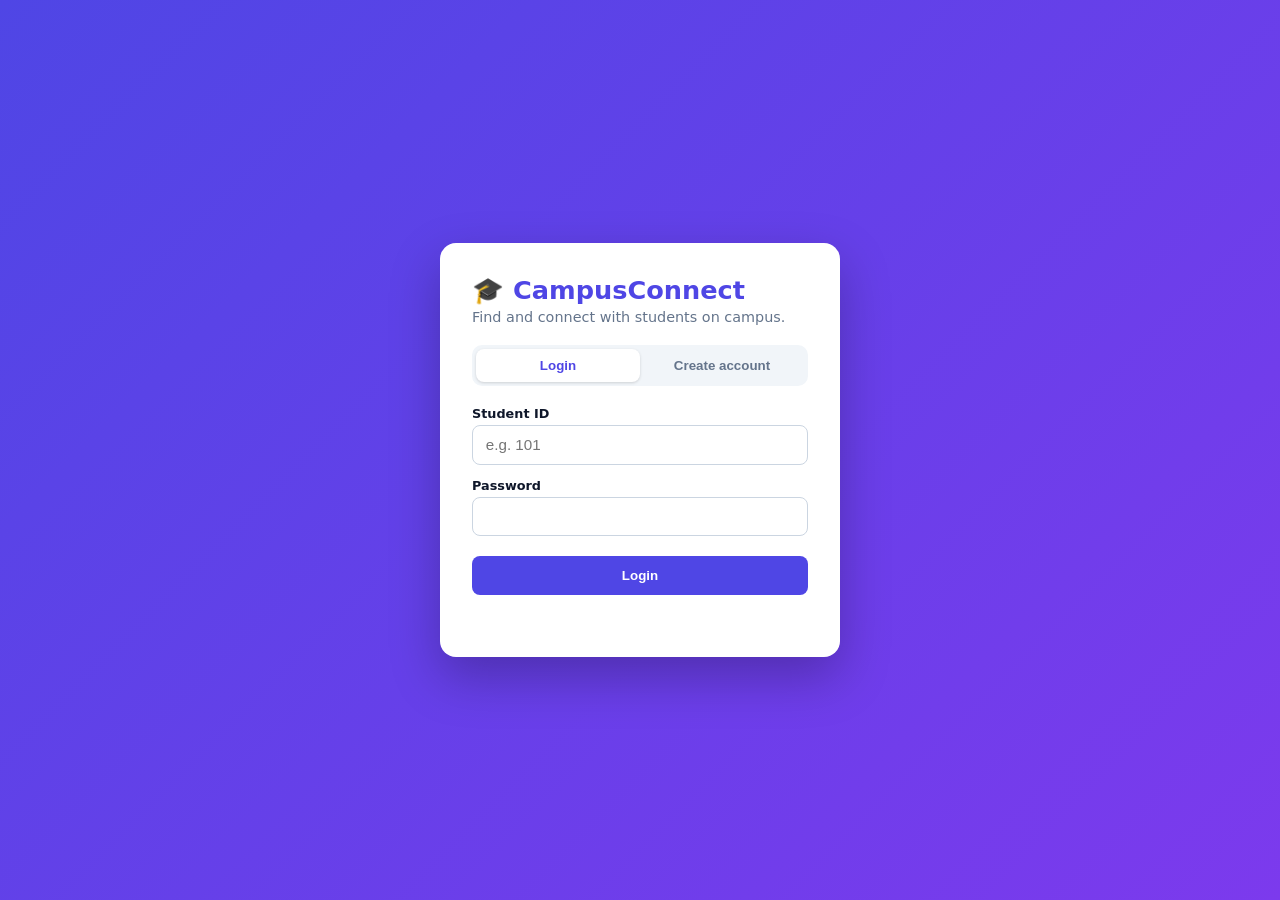
<file: files/index.html>
<!DOCTYPE html>
<html lang="en"><head><meta charset="UTF-8"><meta name="viewport" content="width=device-width,initial-scale=1">
<title>CampusConnect – Login</title><link rel="stylesheet" href="style.css"></head>
<body>
<div class="card">
  <div class="logo">🎓 CampusConnect</div>
  <p class="sub">Find and connect with students on campus.</p>
  <div class="tabs"><button id="tLogin" class="active">Login</button><button id="tReg">Create account</button></div>
  <label>Student ID</label><input id="id" type="number" min="1" placeholder="e.g. 101">
  <div id="regFields" class="hidden">
    <label>Name</label><input id="name">
    <label>Branch</label><input id="branch" placeholder="CSE">
    <label>Year (1-8)</label><input id="year" type="number" min="1" max="8">
  </div>
  <label>Password </label><input id="pw" type="password">
  <button class="btn" id="go">Login</button>
  <div class="msg" id="msg"></div>
</div>
<script src="app.js"></script>
<script>
let reg=false;const $=i=>document.getElementById(i);
function mode(r){reg=r;$('regFields').classList.toggle('hidden',!r);$('tLogin').classList.toggle('active',!r);$('tReg').classList.toggle('active',r);$('go').textContent=r?'Create account':'Login';$('msg').textContent=''}
$('tLogin').onclick=()=>mode(false);$('tReg').onclick=()=>mode(true);
$('go').onclick=()=>{
  try{
    const id=+$('id').value,pw=$('pw').value;
    if(reg){CC.register(id,$('name').value.trim(),$('branch').value.trim(),+$('year').value,pw);mode(false);$('msg').style.color='#16a34a';$('msg').textContent='Account created. Please log in.';return}
    CC.login(id,pw);location.href='app.html';
  }catch(e){$('msg').style.color='#dc2626';$('msg').textContent=e.message}
};
</script></body></html>
</file>
<file: files/style.css>
/* Plain CSS for the login page */
:root{--brand:#4f46e5;--bg:#f1f5f9;--ink:#0f172a;--muted:#64748b}
*{box-sizing:border-box;margin:0}
body{font-family:system-ui,sans-serif;background:linear-gradient(135deg,#4f46e5,#7c3aed);min-height:100vh;display:grid;place-items:center;padding:1rem;color:var(--ink)}
.card{background:#fff;width:100%;max-width:400px;border-radius:16px;padding:2rem;box-shadow:0 20px 50px rgba(0,0,0,.25)}
.logo{font-size:1.6rem;font-weight:800;color:var(--brand)}
.sub{color:var(--muted);margin:.25rem 0 1.25rem;font-size:.9rem}
.tabs{display:flex;background:var(--bg);border-radius:10px;padding:4px;margin-bottom:1.25rem}
.tabs button{flex:1;border:0;background:none;padding:.55rem;border-radius:8px;cursor:pointer;font-weight:600;color:var(--muted)}
.tabs button.active{background:#fff;color:var(--brand);box-shadow:0 1px 3px rgba(0,0,0,.15)}
label{display:block;font-size:.8rem;font-weight:600;margin:.8rem 0 .25rem}
input{width:100%;padding:.65rem .8rem;border:1px solid #cbd5e1;border-radius:8px;font-size:.95rem}
input:focus{outline:2px solid var(--brand);border-color:transparent}
.btn{width:100%;margin-top:1.25rem;padding:.75rem;border:0;border-radius:8px;background:var(--brand);color:#fff;font-weight:700;cursor:pointer}
.btn:hover{background:#4338ca}
.msg{margin-top:.9rem;font-size:.85rem;color:#dc2626;min-height:1.1em}
.hidden{display:none}
</file>
